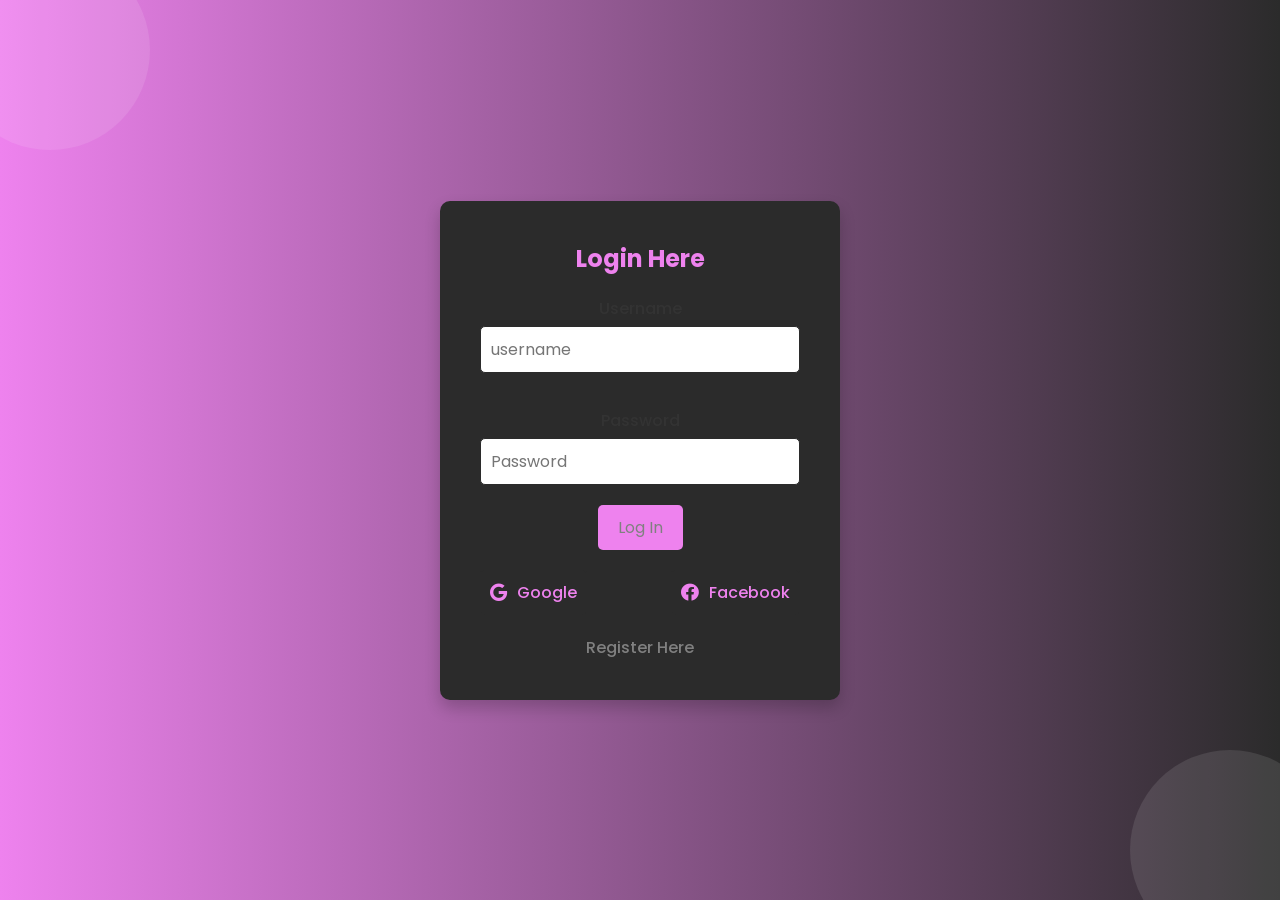
<file: Fares Elbarky/login.html>
<!DOCTYPE html>
<html lang="en">
<head>
    <meta charset="UTF-8">
    <meta name="viewport" content="width=device-width, initial-scale=1.0">
    <title>Login</title>
    <link rel="stylesheet" href="https://cdnjs.cloudflare.com/ajax/libs/font-awesome/5.15.4/css/all.min.css">
    <link href="https://fonts.googleapis.com/css2?family=Poppins:wght@300;500;600&amp;display=swap" rel="stylesheet">
    <link rel="stylesheet" href="login.css">
</head>

<body>
    <div class="background">
        <div class="shape"></div>
        <div class="shape"></div>
    </div>
    <form name="login_form">
        <h3>Login Here</h3>

        <label for="username" name ="username">Username</label>
        <input type="text" placeholder="username" id="username">
        <div class="usernameError" id="usernameError"></div>

        <label for="password" name=" password">Password</label>
        <input type="password" placeholder="Password" id="password">
        <div id="passwordError" class="passwordError"></div>

        <button type ="submit" onclick="validateForm()">Log In</button>
        <div class="social">
            <div class="go"><i class="fab fa-google"></i><a href="https://www.google.com/">Google</a></div>
            <div class="fb"><i class="fab fa-facebook"></i><a href="https://www.facebook.com/">Facebook</a></div>
        </div>
        <div class="reg">
            <a href="register.html" id="register">Register Here</a>
        </div>
        
        
    </form>
<script src="portofolio.js"></script>
    
</body>
</html>
</file>
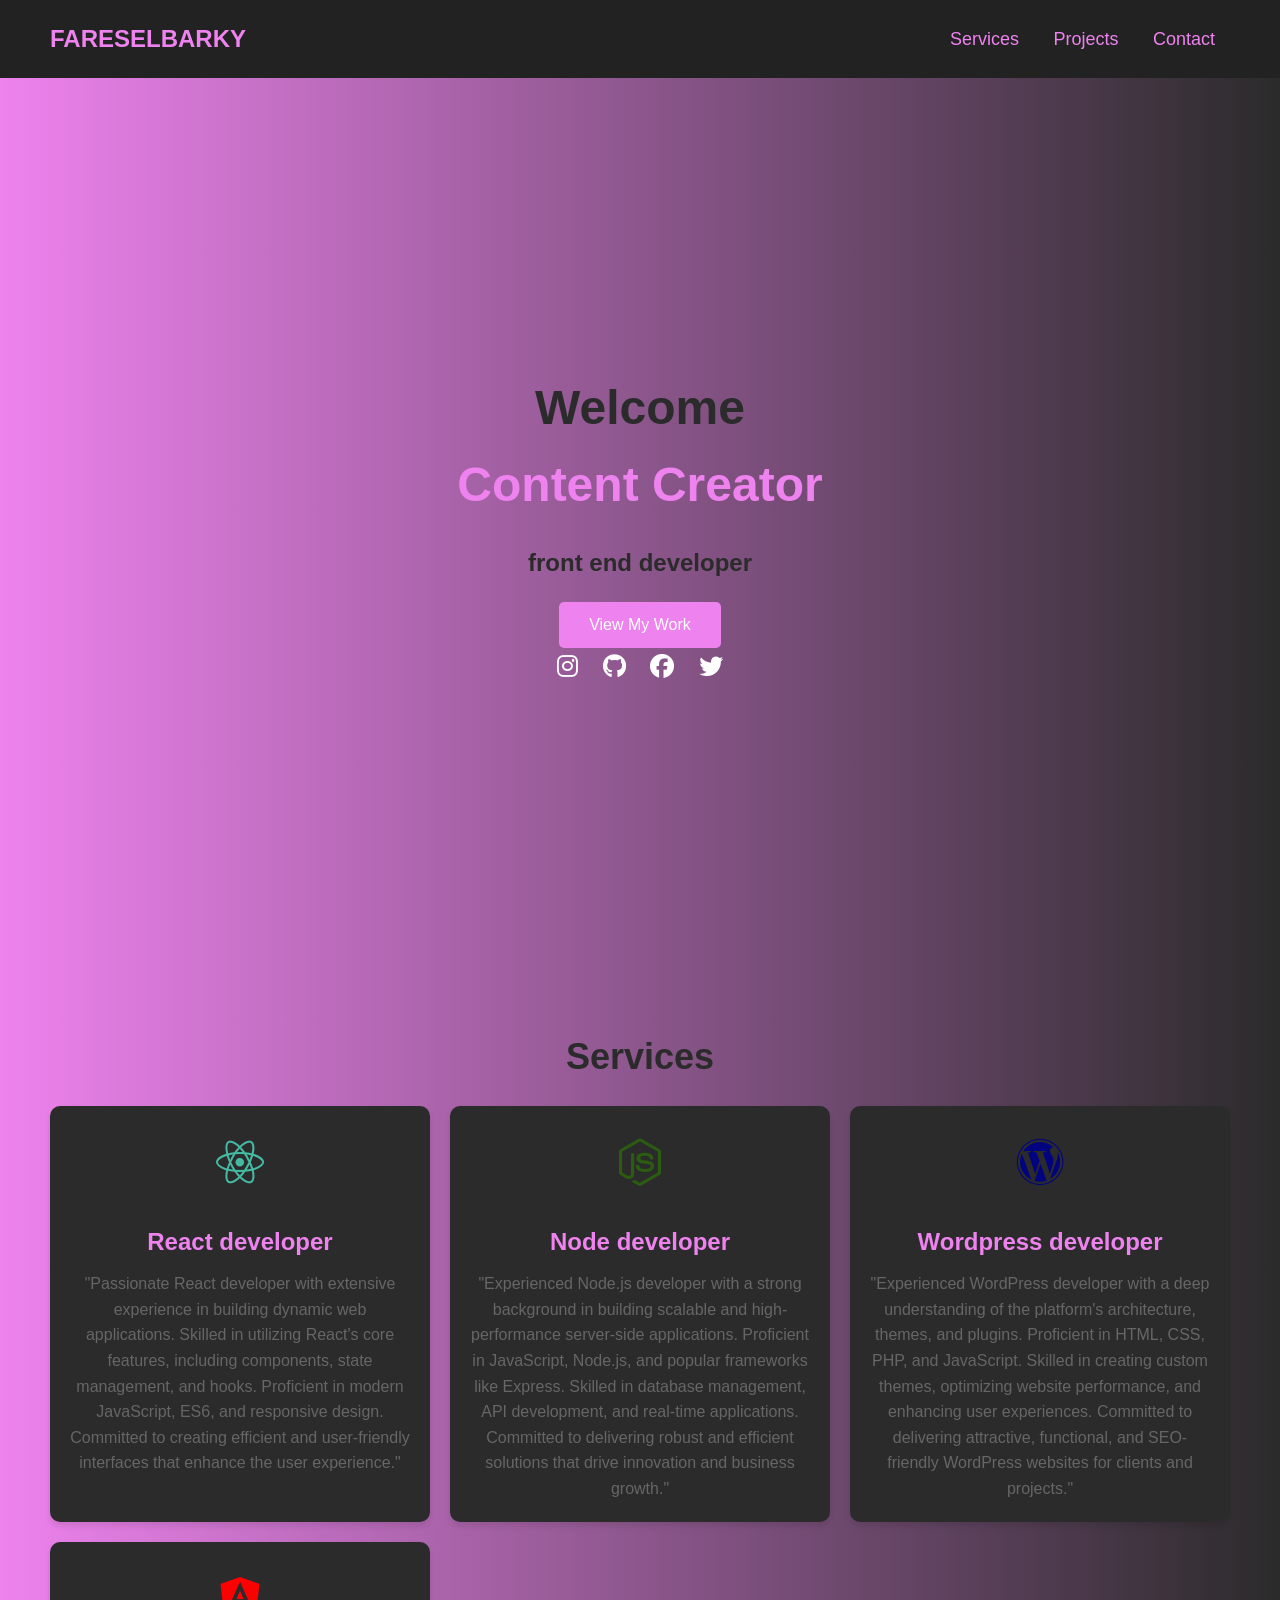
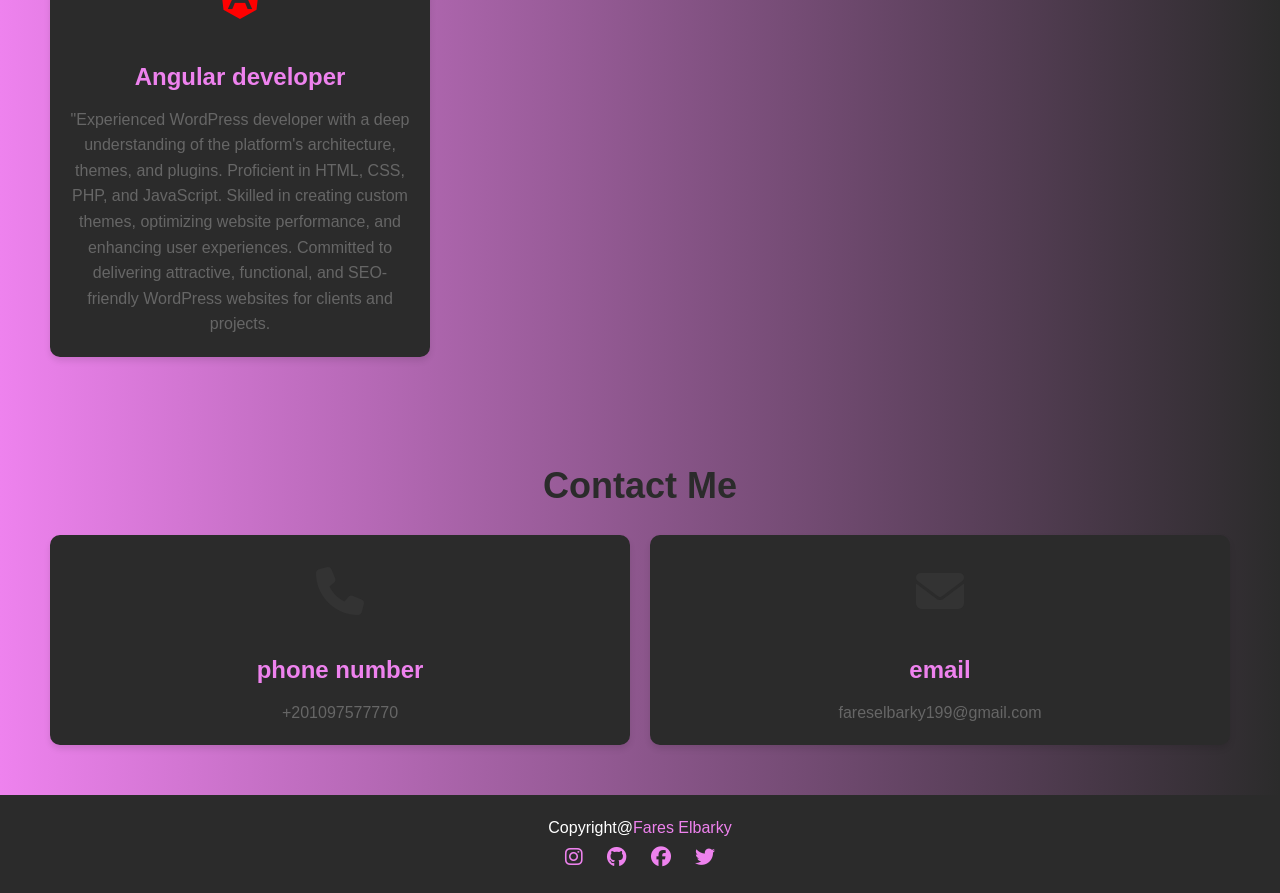
<file: Fares Elbarky/Portofolio.html>
<!DOCTYPE html>
<html lang="en">

<head>
    <meta charset="UTF-8">
    <meta http-equiv="X-UA-Compatible" content="IE=edge">
    <meta name="viewport" content="width=device-width, initial-scale=1.0">
    <title>Fares Elbarky</title>
    <link rel="stylesheet" href="portofolio.css">
    <link rel="stylesheet" href="https://cdnjs.cloudflare.com/ajax/libs/font-awesome/6.3.0/css/all.min.css">

</head>

<body>
    <header>
        <a href="#" class="logo">FaresElbarky</a>
        <nav class="navigation">
            <a href="login.html">Services</a>
            <a href="https://github.com/FaresElbarky">Projects</a>
            <a href="#contact">Contact</a>
        </nav>

    </header>
    <section class="main">
        <div>
            <h2>Welcome<br>
                <span> Content Creator </span>
            </h2>
            <h3> front end developer</h3> <a href="login.html" class="main-btn">View My Work</a>
            <div class="social-icons">
                <a href="https://www.instagram.com/"><i class="fa-brands fa-instagram"></i></a>
                <a href="https://github.com/FaresElbarky"><i class="fa-brands fa-github"></i></a>
                <a href="https://www.facebook.com/"><i class="fa-brands fa-facebook"></i></a>
                <a href="https://www.threads.net/@fares_elbarky?invite0"><i class="fa-brands fa-twitter"></i></a>
            </div>


        </div>

    </section>

    <section class="cards" id="services">
        <h2 class="title">Services</h2>
        <div class="content">
            <div class="card">
                <div class="icon">
                    <i class="fa-brands fa-react fa-spin fa-spin-reverse" style="color: #45baa3;"></i>
                </div>
                <div class="info">
                    <h3>React developer</h3>
                    <p>"Passionate React developer with extensive experience in building dynamic web applications.
                        Skilled in utilizing React's core features, including components, state management, and hooks.
                        Proficient in modern JavaScript, ES6, and responsive design. Committed to creating efficient and
                        user-friendly interfaces that enhance the user experience."</p>
                </div>
            </div>
            <div class="card">
                <div class="icon">
                    <i class="fa-brands fa-node-js fa-flip" style="color: #2b5c12;"></i>
                </div>
                <div class="info">
                    <h3>Node developer</h3>
                    <p>"Experienced Node.js developer with a strong background in building scalable and high-performance
                        server-side applications. Proficient in JavaScript, Node.js, and popular frameworks like
                        Express. Skilled in database management, API development, and real-time applications. Committed
                        to delivering robust and efficient solutions that drive innovation and business growth."</p>
                </div>
            </div>
            <div class="card">
                <div class="icon">
                    <i class="fa-brands fa-wordpress fa-beat" style="color: #01047e;"></i>
                </div>
                <div class="info">
                    <h3>Wordpress developer</h3>
                    <p>"Experienced WordPress developer with a deep understanding of the platform's architecture,
                        themes, and plugins. Proficient in HTML, CSS, PHP, and JavaScript. Skilled in creating custom
                        themes, optimizing website performance, and enhancing user experiences. Committed to delivering
                        attractive, functional, and SEO-friendly WordPress websites for clients and projects."</p>
                </div>
            </div>
            <div class="card">
                <div class="icon">
                    <i class="fa-brands fa-angular fa-" style="color: red;"></i>
                </div>
                <div class="info">
                    <h3>Angular developer</h3>
                    <p>"Experienced WordPress developer with a deep understanding of the platform's architecture,
                        themes, and plugins. Proficient in HTML, CSS, PHP, and JavaScript. Skilled in creating custom
                        themes, optimizing website performance, and enhancing user experiences. Committed to delivering
                        attractive, functional, and SEO-friendly WordPress websites for clients and projects. </p>
                </div>
            </div>
        </div>
    </section>
    <section class=" cards contact" id="contact">
        <h2 class="title">Contact Me</h2>
        <div class="content">
            <div class="card">
                <div class="icon">
                    <i class="fa-sharp fa-solid fa-phone"></i>
                </div>
                <div class="info">
                    <h3>phone number</h3>
                    <p>+201097577770</p>
                </div>
            </div>
            <div class="card">
                <div class="icon">
                    <i class="fa-sharp fa-solid fa-envelope"></i>
                </div>
                <div class="info">
                    <h3>email</h3>
                    <p>fareselbarky199@gmail.com</p>
                </div>
            </div>
    </section>
    <footer class="footer">
        <p class="footer-title">Copyright@<span>Fares Elbarky</span></p>
        <div class="social-icons">
            <a href="https://www.instagram.com/"><i class="fa-brands fa-instagram"></i></a>
            <a href="https://github.com/FaresElbarky"><i class="fa-brands fa-github"></i></a>
            <a href="https://www.facebook.com/"><i class="fa-brands fa-facebook"></i></a>
            <a href="https://www.threads.net/@fares_elbarky?invite=0"><i class="fa-brands fa-twitter"></i></a>

        </div>
    </footer>
</body>
</html>
</file>
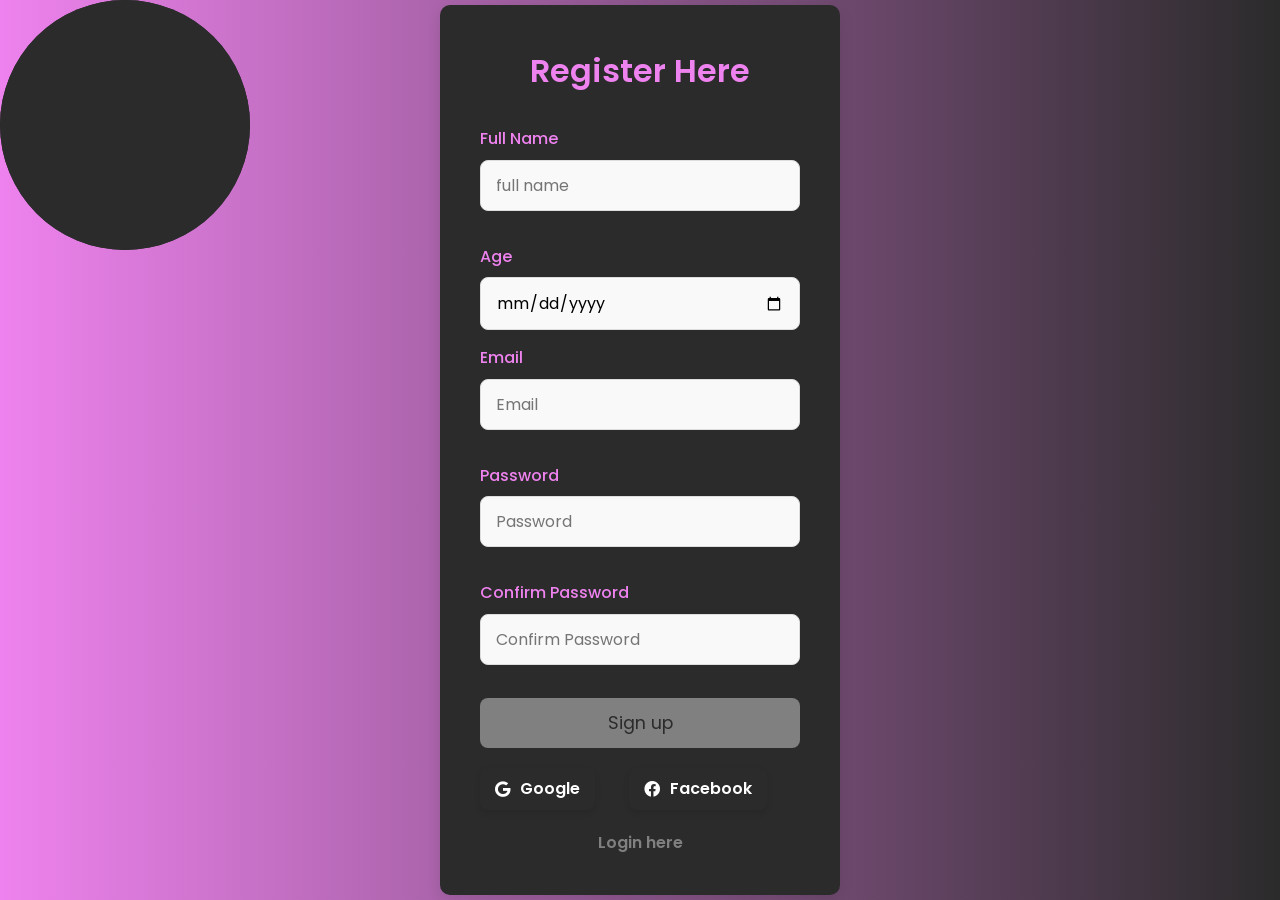
<file: Fares Elbarky/register.html>
<!DOCTYPE html>
<html lang="en">
<head>
    <meta charset="UTF-8">
    <meta name="viewport" content="width=device-width, initial-scale=1.0">
    <title>Register</title>
    <link rel="stylesheet" href="register.css">
    <link rel="stylesheet" href="https://cdnjs.cloudflare.com/ajax/libs/font-awesome/5.15.4/css/all.min.css">
    <link href="https://fonts.googleapis.com/css2?family=Poppins:wght@300;500;600&amp;display=swap" rel="stylesheet">
  
</head>
<body>
    <div class="background">
        <div class="shape"></div>
        <div class="shape"></div>
    </div>
    <form name="reg_form" onsubmit="return validateForm()">
        <h3>Register Here</h3>

        <label for="name" name="f-n">Full Name </label>
        <input type="text" placeholder="full name" id="username" name="f-n" required>
        <span class="error" id="usernameError"></span>

        <label for="Age" name="age">Age </label>
        <input type="date" placeholder="Age" id="age" name="age"required>

        <label for="email" name="email">Email</label>
        <input type="email" placeholder="Email" id="email" name="email" required>
        <span class="error" id="emailError"></span>

        <label for="password" name="password">Password</label>
        <input type="password" placeholder="Password" id="password" name="password" required>
        <span class="error" id="passwordError"></span>

        <label for="c-password" name="c-password">Confirm Password</label>
        <input type="password" placeholder="Confirm Password" id="c-password" name="cpassword" required>
        <span class="error" id="cpasswordError"></span>

        <button type="submit">Sign up </button>
        <div class="social">
            <div class="go"><i class="fab fa-google"></i> <a href="https://www.google.com/">Google</a></div>
            <div class="fb"><i class="fab fa-facebook"></i><a href="https://www.facebook.com/">Facebook</div>
        </div>
        <div class="reg">
            <a href="login.html" id="login">Login here</a>
        </div>
    </form>   
    <script src="style.js"></script>
    
</body>
</html>
</file>
<file: Fares Elbarky/login.css>
* {
    margin: 0;
    padding: 0;
    box-sizing: border-box;
    font-family: 'Poppins', sans-serif;
}

body {
    display: flex;
    justify-content: center;
    align-items: center;
    height: 100vh;
    background: linear-gradient(to right, violet, #2b2b2b);
    overflow: hidden;
}

.background {
    position: absolute;
    width: 100%;
    height: 100%;
    z-index: -1;
    overflow: hidden;
}

.background .shape {
    position: absolute;
    width: 200px;
    height: 200px;
    background: rgba(255, 255, 255, 0.1);
    border-radius: 50%;
    top: -50px;
    left: -50px;
    animation: float 5s infinite ease-in-out;
}

.background .shape:nth-child(2) {
    top: auto;
    bottom: -50px;
    left: auto;
    right: -50px;
    animation-delay: 2s;
}

@keyframes float {
    0%, 100% {
        transform: translateY(0);
    }
    50% {
        transform: translateY(-20px);
    }
}

form {
    background: #2b2b2b;
    padding: 40px;
    border-radius: 10px;
    box-shadow: 0 8px 16px rgba(0, 0, 0, 0.2);
    width: 400px;
    text-align: center;
}

form h3 {
    margin-bottom: 20px;
    font-size: 24px;
    color: violet;
}

form label {
    display: block;
    margin: 15px 0 5px;
    font-weight: 500;
    color: #333;
}

form input {
    width: 100%;
    padding: 10px;
    border: 1px solid #2b2b2b;
    border-radius: 5px;
    margin-bottom: 20px;
    font-size: 16px;
    color: #555;
}

form input:focus {
    border-color: #45baa3;
    outline: none;
}

form button {
    background: violet;
    color: gray;
    padding: 10px 20px;
    border: none;
    border-radius: 5px;
    cursor: pointer;
    font-size: 16px;
    transition: background 0.3s;
}

form button:hover {
    background: #2b2b2b;
}

form .social {
    display: flex;
    justify-content: space-between;
    margin-top: 20px;
}

form .social div {
    background: #2b2b2b;
    padding: 10px;
    border-radius: 5px;
    display: flex;
    align-items: center;
    justify-content: center;
    cursor: pointer;
    transition: background 0.3s;
}

form .social div:hover {
    background: #eaeaea;
}

form .social i {
    margin-right: 10px;
    font-size: 18px;
    color: violet;
}

form .social a {
    text-decoration: none;
    color: violet;
    font-weight: 500;
}

form .reg {
    margin-top: 20px;
}

form .reg a {
    color: gray;
    text-decoration: none;
    font-weight: 500;
    transition: color 0.3s;
}

form .reg a:hover {
    color: violet;
}
</file>
<file: Fares Elbarky/portofolio.css>
* {
    margin: 0;
    padding: 0;
    box-sizing: border-box;
    font-family: 'Arial', sans-serif;
}

body {
    line-height: 1.6;
    color: #333;
}

header {
    display: flex;
    justify-content: space-between;
    align-items: center;
    padding: 20px 50px;
    background: #222;
    color: violet;
}

header .logo {
    font-size: 24px;
    font-weight: bold;
    text-transform: uppercase;
    color: violet;
    text-decoration: none;
}

header .navigation a {
    margin: 0 15px;
    text-decoration: none;
    color: violet;
    font-size: 18px;
    transition: color 0.3s;
}

header .navigation a:hover {
    color: #2b2b2b;
}

.main {
    display: flex;
    align-items: center;
    justify-content: center;
    height: 100vh;
    background: linear-gradient(to right, violet, #2b2b2b);
    color: #2b2b2b;
    text-align: center;
}

.main h2 {
    font-size: 48px;
    margin-bottom: 20px;
}

.main h2 span {
    color: violet;
}

.main h3 {
    font-size: 24px;
    margin-bottom: 20px;
}

.main .main-btn {
    display: inline-block;
    padding: 10px 30px;
    background: violet;
    color: #fff;
    text-decoration: none;
    border-radius: 5px;
    transition: background 0.3s;
}

.main .main-btn:hover {
    background: #2b2b2b;
}

.main .social-icons a {
    margin: 0 10px;
    color: #fff;
    font-size: 24px;
    transition: transform 0.3s;
}

.main .social-icons a:hover {
    transform: scale(1.2);
}

.cards {
    padding: 50px;
    text-align: center;
    background: linear-gradient(to right, violet, #2b2b2b);
}

.cards .title {
    font-size: 36px;
    color: #2b2b2b;
    margin-bottom: 20px;
}

.cards .content {
    display: grid;
    grid-template-columns: repeat(auto-fit, minmax(300px, 1fr));
    gap: 20px;
    margin-top: 20px;
}

.cards .card {
    background: #2b2b2b;
    padding: 20px;
    border-radius: 10px;
    box-shadow: 0 4px 6px rgba(0, 0, 0, 0.1);
    transition: transform 0.3s;
}

.cards .card:hover {
    transform: translateY(-10px);
}

.cards .card .icon {
    font-size: 48px;
    margin-bottom: 20px;
}

.cards .card .info h3 {
    font-size: 24px;
    margin-bottom: 10px;
    color: violet;
}

.cards .card .info p {
    font-size: 16px;
    color: #666;
}

.footer {
    padding: 20px;
    background: #2b2b2b;
    text-align: center;
    color: #fff;
}

.footer .footer-title {
    font-size: 16px;
}

.footer .footer-title span {
    color: violet;
}

.footer .social-icons a {
    margin: 0 10px;
    color: violet;
    font-size: 20px;
    transition: transform 0.3s;
}

.footer .social-icons a:hover {
    transform: scale(1.2);
}
</file>
<file: Fares Elbarky/register.css>
* {
    margin: 0;
    padding: 0;
    box-sizing: border-box;
    font-family: 'Poppins', sans-serif;
}

body {
    background: linear-gradient(to right, violet, #2b2b2b);
    color: #333;
    font-size: 16px;
    line-height: 1.6;
    display: flex;
    justify-content: center;
    align-items: center;
    height: 100vh;
}

h3 {
    text-align: center;
    color: #2b2b2b;
    margin-bottom: 30px;
    font-size: 2rem;
    font-weight: 600;
}

.background {
    position: absolute;
    top: 0;
    left: 0;
    z-index: -1;
    
}

.shape {
    position: absolute;
    width: 250px;
    height: 250px;
    background-color: #2b2b2b;
    border-radius: 50%;
    animation: moveShapes 5s ease-in-out infinite;
    
}

.shape:nth-child(1) {
    top: 50%;
    left: 20%;
    animation-duration: 7s;
}

.shape:nth-child(2) {
    top: 20%;
    left: 65%;
    animation-duration: 5s;
}

@keyframes moveShapes {
    0% {
        transform: translate(20, 20);
        background-color: #2b2b2b;
    }
    50% {
        transform: translate(50px, 50px);
        background-color: violet;
    }
    100% {
        transform: translate(0,90);
        background-color: #2b2b2b;
    }
    
}

form {
    background: #2b2b2b;
    padding: 40px;
    border-radius: 10px;
    box-shadow: 0 5px 15px rgba(0, 0, 0, 0.1);
    width: 100%;
    max-width: 400px;
    text-align: left;
    
}
form h3{
    color: violet;
}

label {
    font-weight: 500;
    color: violet;
    font-size: 1rem;
    margin-bottom: 8px;
    display: block;
}

input {
    width: 100%;
    padding: 12px 15px;
    margin-bottom: 15px;
    border-radius: 8px;
    border: 1px solid #ddd;
    font-size: 1rem;
    background-color: #f9f9f9;
    transition: all 0.3s ease-in-out;
}

input:focus {
    outline: none;
    border-color: violet;
    background-color: #fff;
}

.error {
    color: #ffb3b3;
    font-size: 0.9rem;
    margin-top: -10px;
    margin-bottom: 10px;
    display: block;
    min-height: 18px;
}

input.invalid {
    border-color: #ff6b6b;
    box-shadow: 0 0 0 3px rgba(255,107,107,0.08);
}

button {
    width: 100%;
    padding: 12px;
    background-color: gray;
    border: none;
    border-radius: 8px;
    color: #2b2b2b;
    font-size: 1.1rem;
    cursor: pointer;
    transition: background-color 0.3s ease;
}

button:hover {
    background-color: violet;
}

.social {
    display: flex;
    justify-content: space-between;
    margin-top: 20px;
    font-size: 1rem;
}

.social div {
    display: flex;
    align-items: center;
    padding: 8px 15px;
    border-radius: 8px;
    background-color: #fff;
    box-shadow: 0 3px 6px rgba(0, 0, 0, 0.1);
    cursor: pointer;
    transition: background-color 0.3s ease;
}

.social div:hover {
    background-color: violet;
}

.social .go i,
.social .fb i {
    margin-right: 10px;
}

.social a {
    text-decoration: none;
    color: #ffffff;
    font-weight: 600;
}

.social .go {
    background-color: #2b2b2b;
    color: #fff;
}

.social .fb {
    background-color: #2b2b2b;
    color: #fff;
}

.reg {
    text-align: center;
    margin-top: 20px;
}

.reg a {
    text-decoration: none;
    color: gray;
    font-weight: 600;
}

.reg a:hover {
    color: violet;
    text-decoration: underline;
}

@media (max-width: 480px) {
    form {
        padding: 20px;
        width: 90%;
    }

    h3 {
        font-size: 1.8rem;
    }
}
</file>
